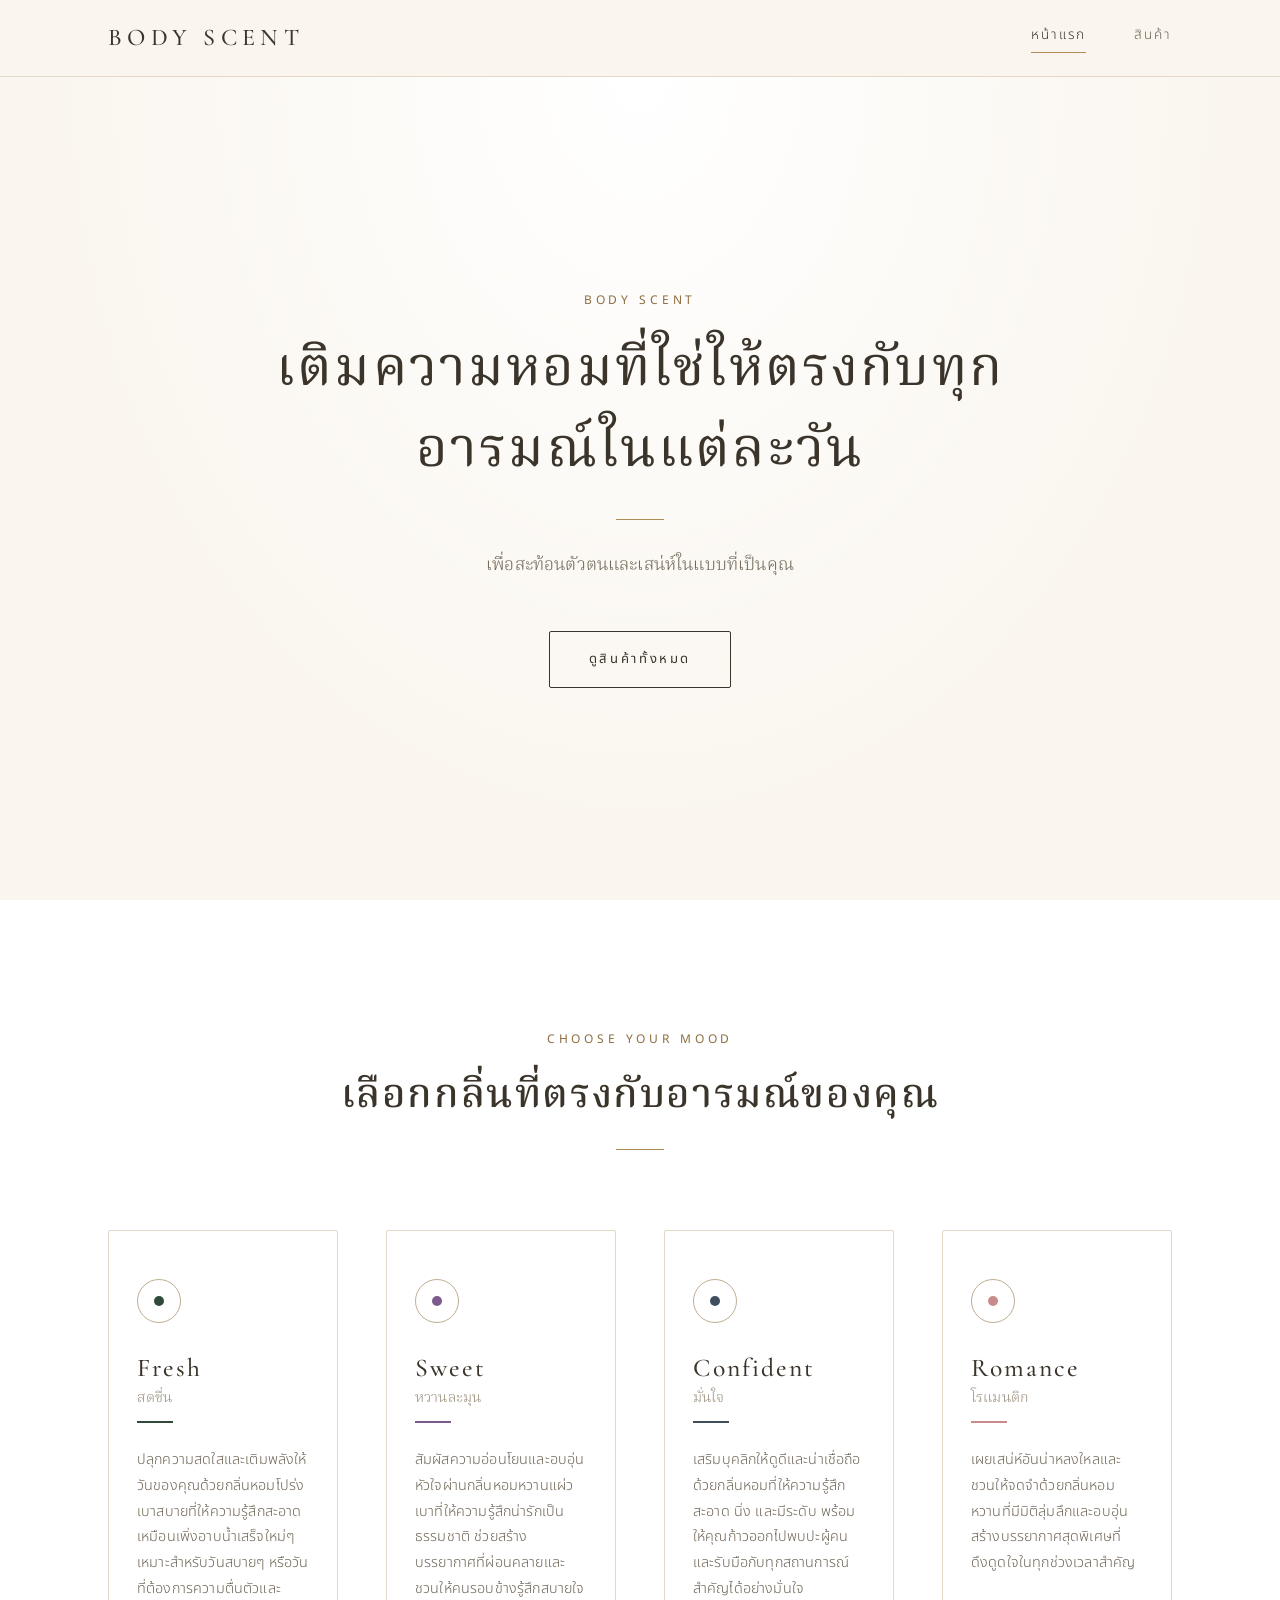
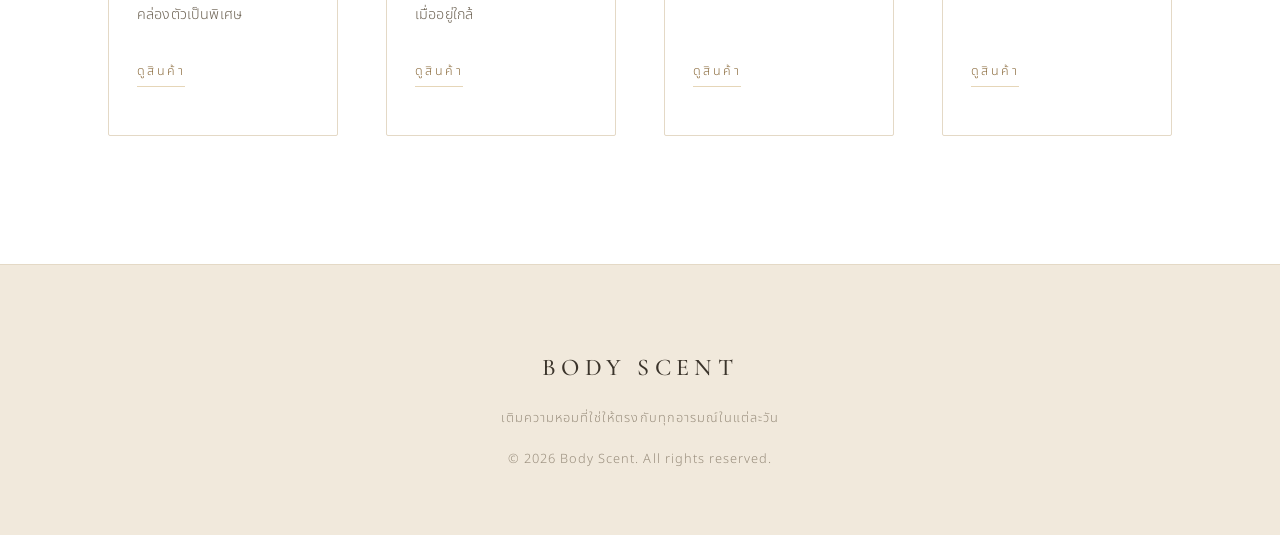
<file: index.html>
<!DOCTYPE html>
<html lang="th">
<head>
  <meta charset="UTF-8">
  <meta name="viewport" content="width=device-width, initial-scale=1">
  <title>Body Scent | น้ำหอมฉีดตัวและโรลออนสำหรับทุกอารมณ์</title>
  <meta name="description" content="เติมความหอมที่ใช่ให้ตรงกับทุกอารมณ์ในแต่ละวัน เพื่อสะท้อนตัวตนและเสน่ห์ในแบบที่เป็นคุณ">
  <link rel="stylesheet" href="style.css">

  <style>
    /* สไตล์เฉพาะหน้าแรก */
    .hero {
      display: flex;
      align-items: center;
      justify-content: center;
      min-height: calc(100vh - 77px);
      min-height: calc(100svh - 77px);
      padding: var(--space-xl) 0;
      text-align: center;
      background:
        radial-gradient(ellipse at 50% 0%, var(--color-white) 0%, rgba(255, 255, 255, 0) 65%),
        var(--color-cream);
    }

    .hero__inner {
      max-width: 820px;
      margin: 0 auto;
    }

    .hero h1 {
      margin-bottom: var(--space-md);
      font-family: var(--font-heading);
      font-size: clamp(2rem, 5vw, 3.4rem);
      line-height: 1.5;
    }

    .hero .lead {
      max-width: 600px;
      margin: 0 auto var(--space-lg);
    }

    /* การ์ด mood */
    .mood-card {
      color: inherit;
    }

    .mood-card:hover {
      color: inherit;
    }

    .mood-card .card__body {
      align-items: flex-start;
      padding: var(--space-lg) var(--space-md);
    }

    .mood-icon {
      display: flex;
      align-items: center;
      justify-content: center;
      width: 44px;
      height: 44px;
      margin-bottom: var(--space-md);
      border: 1px solid var(--color-line-strong);
      border-radius: 50%;
    }

    .mood-icon .mood-dot {
      width: 10px;
      height: 10px;
      margin: 0;
    }

    .mood-card h3 {
      margin-bottom: 0;
      font-size: 1.6rem;
      letter-spacing: 0.08em;
    }

    .mood-card__th {
      font-family: var(--font-serif-th);
      font-size: 0.9rem;
      color: var(--color-text-mute);
    }

    .mood-card .card__desc {
      margin-top: var(--space-xs);
    }

    .mood-card__link {
      margin-top: var(--space-sm);
      font-size: 0.78rem;
      letter-spacing: 0.2em;
      color: var(--color-accent-dark);
      border-bottom: 1px solid var(--color-accent-soft);
      padding-bottom: 2px;
      transition: border-color var(--transition);
    }

    .mood-card:hover .mood-card__link {
      border-bottom-color: var(--color-accent);
    }

    @media (max-width: 768px) {
      .hero {
        min-height: calc(100vh - 110px);
        min-height: calc(100svh - 110px);
      }
    }
  </style>
</head>
<body>

  <header class="site-header">
    <div class="container">
      <a href="index.html" class="logo">Body Scent</a>
      <nav class="nav">
        <a href="index.html" class="is-active">หน้าแรก</a>
        <a href="product.html">สินค้า</a>
      </nav>
    </div>
  </header>

  <main>
    <!-- Hero -->
    <section class="hero">
      <div class="container hero__inner">
        <span class="eyebrow">Body Scent</span>
        <h1>เติมความหอมที่ใช่ให้ตรงกับทุกอารมณ์ในแต่ละวัน</h1>
        <hr class="divider">
        <p class="lead">เพื่อสะท้อนตัวตนและเสน่ห์ในแบบที่เป็นคุณ</p>
        <a href="product.html" class="btn">ดูสินค้าทั้งหมด</a>
      </div>
    </section>

    <!-- 4 Mood -->
    <section class="section section--white" id="moods">
      <div class="container">
        <div class="section-head">
          <span class="eyebrow">Choose Your Mood</span>
          <h2>เลือกกลิ่นที่ตรงกับอารมณ์ของคุณ</h2>
          <hr class="divider">
        </div>

        <div class="grid grid--4">

          <a href="product.html?mood=fresh" class="card mood-card mood-fresh">
            <div class="card__body">
              <span class="mood-icon"><span class="mood-dot"></span></span>
              <h3>Fresh</h3>
              <span class="mood-card__th">สดชื่น</span>
              <span class="mood-line"></span>
              <p class="card__desc">ปลุกความสดใสและเติมพลังให้วันของคุณด้วยกลิ่นหอมโปร่งเบาสบายที่ให้ความรู้สึกสะอาดเหมือนเพิ่งอาบน้ำเสร็จใหม่ๆ เหมาะสำหรับวันสบายๆ หรือวันที่ต้องการความตื่นตัวและคล่องตัวเป็นพิเศษ</p>
              <span class="mood-card__link">ดูสินค้า</span>
            </div>
          </a>

          <a href="product.html?mood=sweet" class="card mood-card mood-sweet">
            <div class="card__body">
              <span class="mood-icon"><span class="mood-dot"></span></span>
              <h3>Sweet</h3>
              <span class="mood-card__th">หวานละมุน</span>
              <span class="mood-line"></span>
              <p class="card__desc">สัมผัสความอ่อนโยนและอบอุ่นหัวใจผ่านกลิ่นหอมหวานแผ่วเบาที่ให้ความรู้สึกน่ารักเป็นธรรมชาติ ช่วยสร้างบรรยากาศที่ผ่อนคลายและชวนให้คนรอบข้างรู้สึกสบายใจเมื่ออยู่ใกล้</p>
              <span class="mood-card__link">ดูสินค้า</span>
            </div>
          </a>

          <a href="product.html?mood=confident" class="card mood-card mood-confident">
            <div class="card__body">
              <span class="mood-icon"><span class="mood-dot"></span></span>
              <h3>Confident</h3>
              <span class="mood-card__th">มั่นใจ</span>
              <span class="mood-line"></span>
              <p class="card__desc">เสริมบุคลิกให้ดูดีและน่าเชื่อถือด้วยกลิ่นหอมที่ให้ความรู้สึกสะอาด นิ่ง และมีระดับ พร้อมให้คุณก้าวออกไปพบปะผู้คนและรับมือกับทุกสถานการณ์สำคัญได้อย่างมั่นใจ</p>
              <span class="mood-card__link">ดูสินค้า</span>
            </div>
          </a>

          <a href="product.html?mood=romance" class="card mood-card mood-romance">
            <div class="card__body">
              <span class="mood-icon"><span class="mood-dot"></span></span>
              <h3>Romance</h3>
              <span class="mood-card__th">โรแมนติก</span>
              <span class="mood-line"></span>
              <p class="card__desc">เผยเสน่ห์อันน่าหลงใหลและชวนให้จดจำด้วยกลิ่นหอมหวานที่มีมิติลุ่มลึกและอบอุ่น สร้างบรรยากาศสุดพิเศษที่ดึงดูดใจในทุกช่วงเวลาสำคัญ</p>
              <span class="mood-card__link">ดูสินค้า</span>
            </div>
          </a>

        </div>
      </div>
    </section>
  </main>

  <footer class="site-footer">
    <div class="container">
      <a href="index.html" class="logo">Body Scent</a>
      <p>เติมความหอมที่ใช่ให้ตรงกับทุกอารมณ์ในแต่ละวัน</p>
      <p>&copy; 2026 Body Scent. All rights reserved.</p>
    </div>
  </footer>

  <script src="script.js"></script>
</body>
</html>
</file>
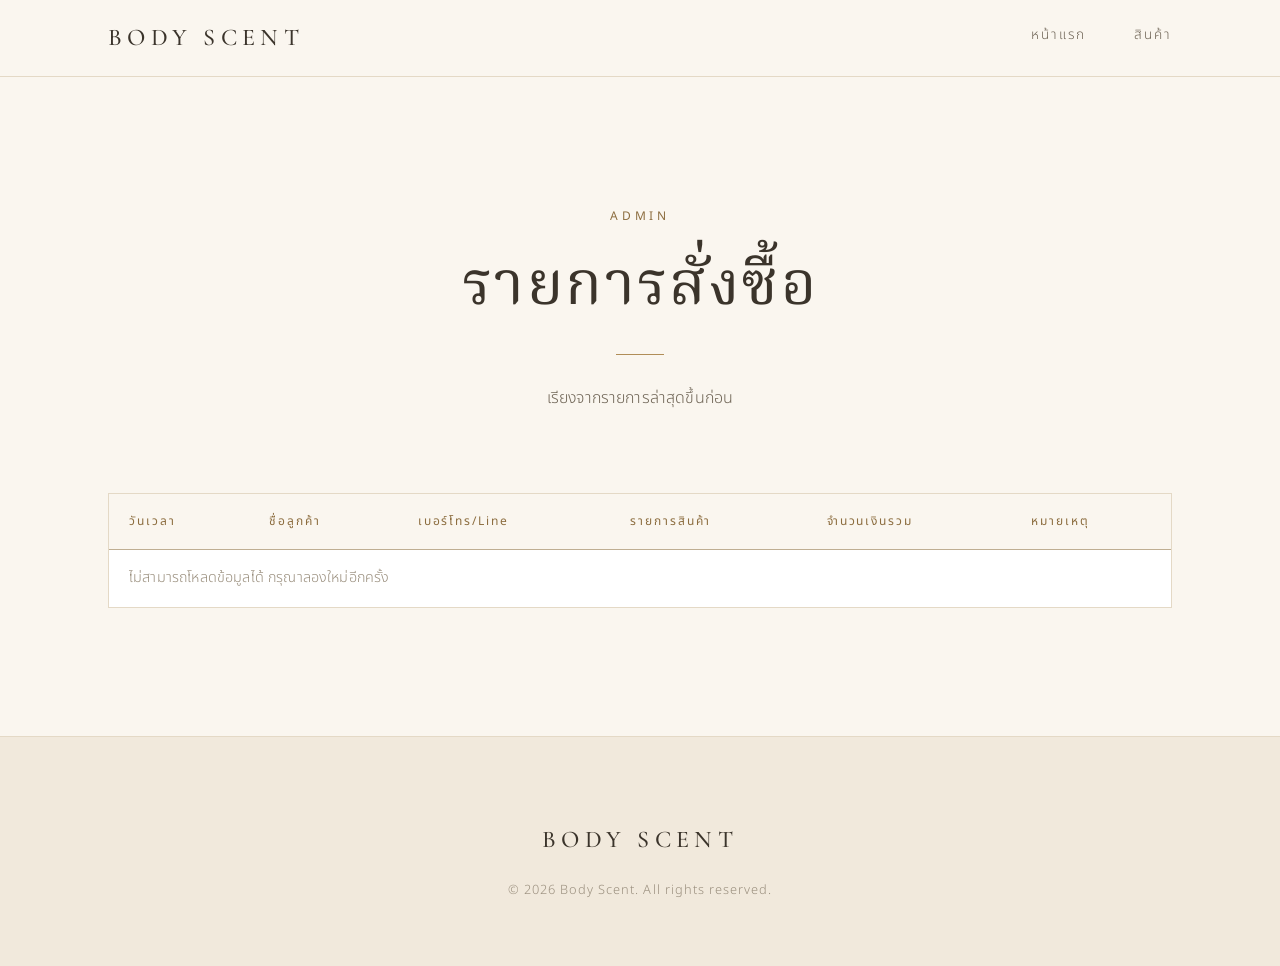
<file: admin.html>
<!DOCTYPE html>
<html lang="th">
<head>
  <meta charset="UTF-8">
  <meta name="viewport" content="width=device-width, initial-scale=1">
  <meta name="robots" content="noindex, nofollow">
  <title>รายการสั่งซื้อ | Body Scent</title>
  <link rel="stylesheet" href="style.css">

  <style>
    /* สไตล์เฉพาะหน้า admin */
    .table-wrap {
      overflow-x: auto;
      background: var(--color-white);
      border: 1px solid var(--color-line);
    }

    #ordersTable {
      width: 100%;
      min-width: 820px;
      border-collapse: collapse;
      font-size: 0.9rem;
    }

    #ordersTable th,
    #ordersTable td {
      padding: 1rem 1.25rem;
      text-align: left;
      vertical-align: top;
      border-bottom: 1px solid var(--color-line);
    }

    #ordersTable th {
      font-size: 0.75rem;
      font-weight: 400;
      letter-spacing: 0.16em;
      white-space: nowrap;
      color: var(--color-accent-dark);
      background: var(--color-cream);
      border-bottom: 1px solid var(--color-line-strong);
    }

    #ordersTable td {
      color: var(--color-text-soft);
      line-height: 1.7;
    }

    #ordersTable td:first-child {
      white-space: nowrap;
      color: var(--color-text-mute);
    }

    #ordersTable tbody tr:last-child td {
      border-bottom: 0;
    }

    #ordersTable tbody tr:hover td {
      background: var(--color-cream);
    }

    @media (max-width: 768px) {
      #ordersTable th,
      #ordersTable td {
        padding: 0.8rem 1rem;
      }
    }
  </style>
</head>
<body>

  <header class="site-header">
    <div class="container">
      <a href="index.html" class="logo">Body Scent</a>
      <nav class="nav">
        <a href="index.html">หน้าแรก</a>
        <a href="product.html">สินค้า</a>
      </nav>
    </div>
  </header>

  <main>
    <section class="section">
      <div class="container">
        <div class="section-head">
          <span class="eyebrow">Admin</span>
          <h1>รายการสั่งซื้อ</h1>
          <hr class="divider">
          <p>เรียงจากรายการล่าสุดขึ้นก่อน</p>
        </div>

        <div class="table-wrap">
          <table id="ordersTable">
            <thead>
              <tr>
                <th>วันเวลา</th>
                <th>ชื่อลูกค้า</th>
                <th>เบอร์โทร/Line</th>
                <th>รายการสินค้า</th>
                <th>จำนวนเงินรวม</th>
                <th>หมายเหตุ</th>
              </tr>
            </thead>
            <tbody></tbody>
          </table>
        </div>
      </div>
    </section>
  </main>

  <footer class="site-footer">
    <div class="container">
      <a href="index.html" class="logo">Body Scent</a>
      <p>&copy; 2026 Body Scent. All rights reserved.</p>
    </div>
  </footer>

  <script src="script.js"></script>
</body>
</html>
</file>
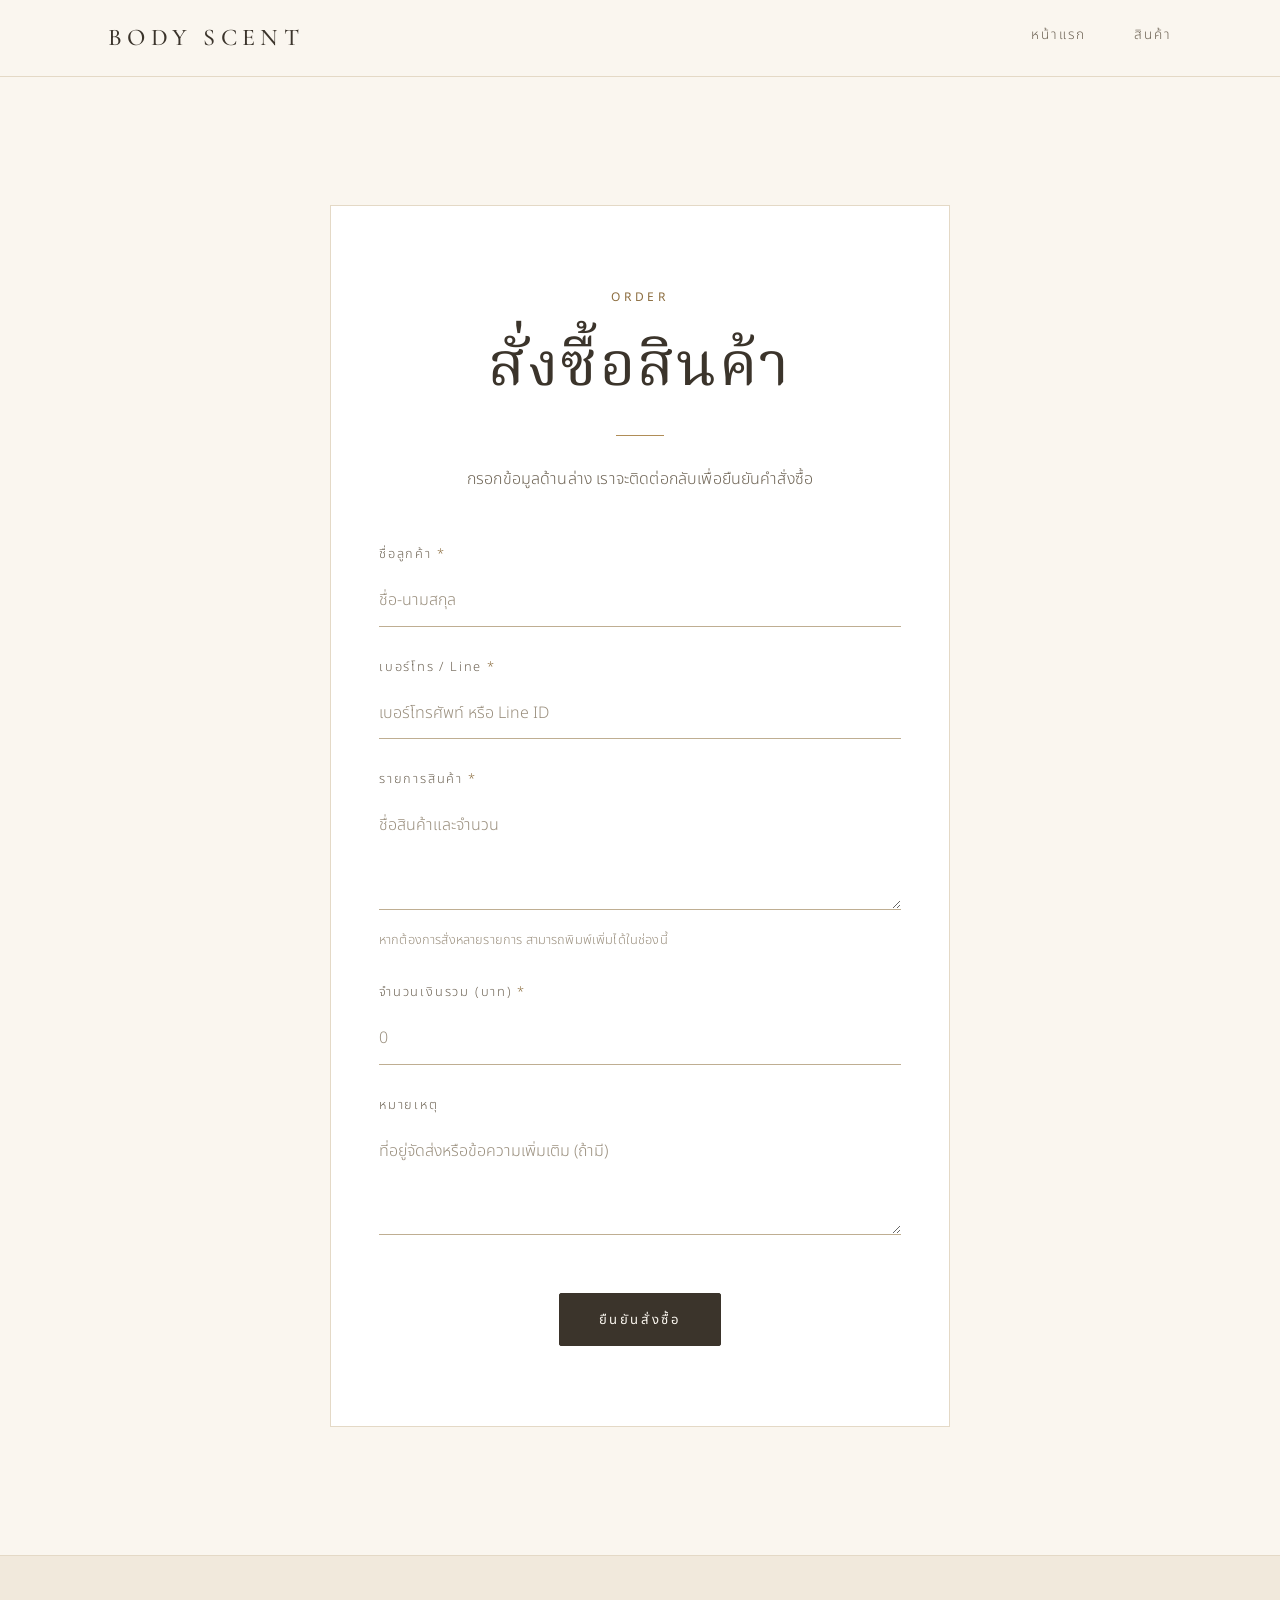
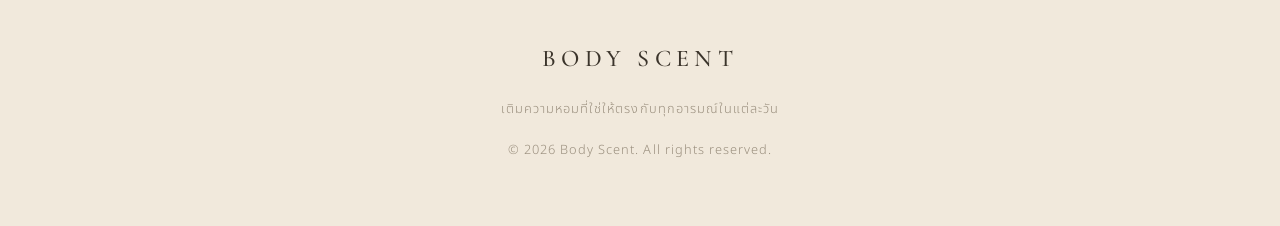
<file: order.html>
<!DOCTYPE html>
<html lang="th">
<head>
  <meta charset="UTF-8">
  <meta name="viewport" content="width=device-width, initial-scale=1">
  <title>สั่งซื้อสินค้า | Body Scent</title>
  <link rel="stylesheet" href="style.css">

  <style>
    /* สไตล์เฉพาะหน้าสั่งซื้อ */
    .order-wrap {
      max-width: 620px;
      margin: 0 auto;
      padding: var(--space-xl) var(--space-lg);
      background: var(--color-white);
      border: 1px solid var(--color-line);
    }

    .order-wrap .section-head {
      margin-bottom: var(--space-lg);
    }

    .form-hint {
      margin-top: var(--space-xs);
      font-size: 0.8rem;
      color: var(--color-text-mute);
    }

    .required {
      color: var(--color-accent-dark);
    }

    .order-actions {
      margin-top: var(--space-lg);
      text-align: center;
    }

    @media (max-width: 768px) {
      .order-wrap {
        padding: var(--space-lg) var(--space-md);
      }
    }
  </style>
</head>
<body>

  <header class="site-header">
    <div class="container">
      <a href="index.html" class="logo">Body Scent</a>
      <nav class="nav">
        <a href="index.html">หน้าแรก</a>
        <a href="product.html">สินค้า</a>
      </nav>
    </div>
  </header>

  <main>
    <section class="section">
      <div class="container">
        <div class="order-wrap">

          <div class="section-head">
            <span class="eyebrow">Order</span>
            <h1>สั่งซื้อสินค้า</h1>
            <hr class="divider">
            <p>กรอกข้อมูลด้านล่าง เราจะติดต่อกลับเพื่อยืนยันคำสั่งซื้อ</p>
          </div>

          <form id="orderForm">
            <div class="form-group">
              <label for="customerName">ชื่อลูกค้า <span class="required">*</span></label>
              <input type="text" id="customerName" name="customerName" placeholder="ชื่อ-นามสกุล" autocomplete="name" required>
            </div>

            <div class="form-group">
              <label for="contact">เบอร์โทร / Line <span class="required">*</span></label>
              <input type="text" id="contact" name="contact" placeholder="เบอร์โทรศัพท์ หรือ Line ID" autocomplete="tel" required>
            </div>

            <div class="form-group">
              <label for="items">รายการสินค้า <span class="required">*</span></label>
              <textarea id="items" name="items" rows="3" placeholder="ชื่อสินค้าและจำนวน" required></textarea>
              <p class="form-hint">หากต้องการสั่งหลายรายการ สามารถพิมพ์เพิ่มได้ในช่องนี้</p>
            </div>

            <div class="form-group">
              <label for="total">จำนวนเงินรวม (บาท) <span class="required">*</span></label>
              <input type="number" id="total" name="total" min="0" step="any" placeholder="0" required>
            </div>

            <div class="form-group">
              <label for="note">หมายเหตุ</label>
              <textarea id="note" name="note" rows="3" placeholder="ที่อยู่จัดส่งหรือข้อความเพิ่มเติม (ถ้ามี)"></textarea>
            </div>

            <div class="order-actions">
              <button type="submit" class="btn btn--solid">ยืนยันสั่งซื้อ</button>
            </div>
          </form>

        </div>
      </div>
    </section>
  </main>

  <footer class="site-footer">
    <div class="container">
      <a href="index.html" class="logo">Body Scent</a>
      <p>เติมความหอมที่ใช่ให้ตรงกับทุกอารมณ์ในแต่ละวัน</p>
      <p>&copy; 2026 Body Scent. All rights reserved.</p>
    </div>
  </footer>

  <script src="script.js"></script>
</body>
</html>
</file>
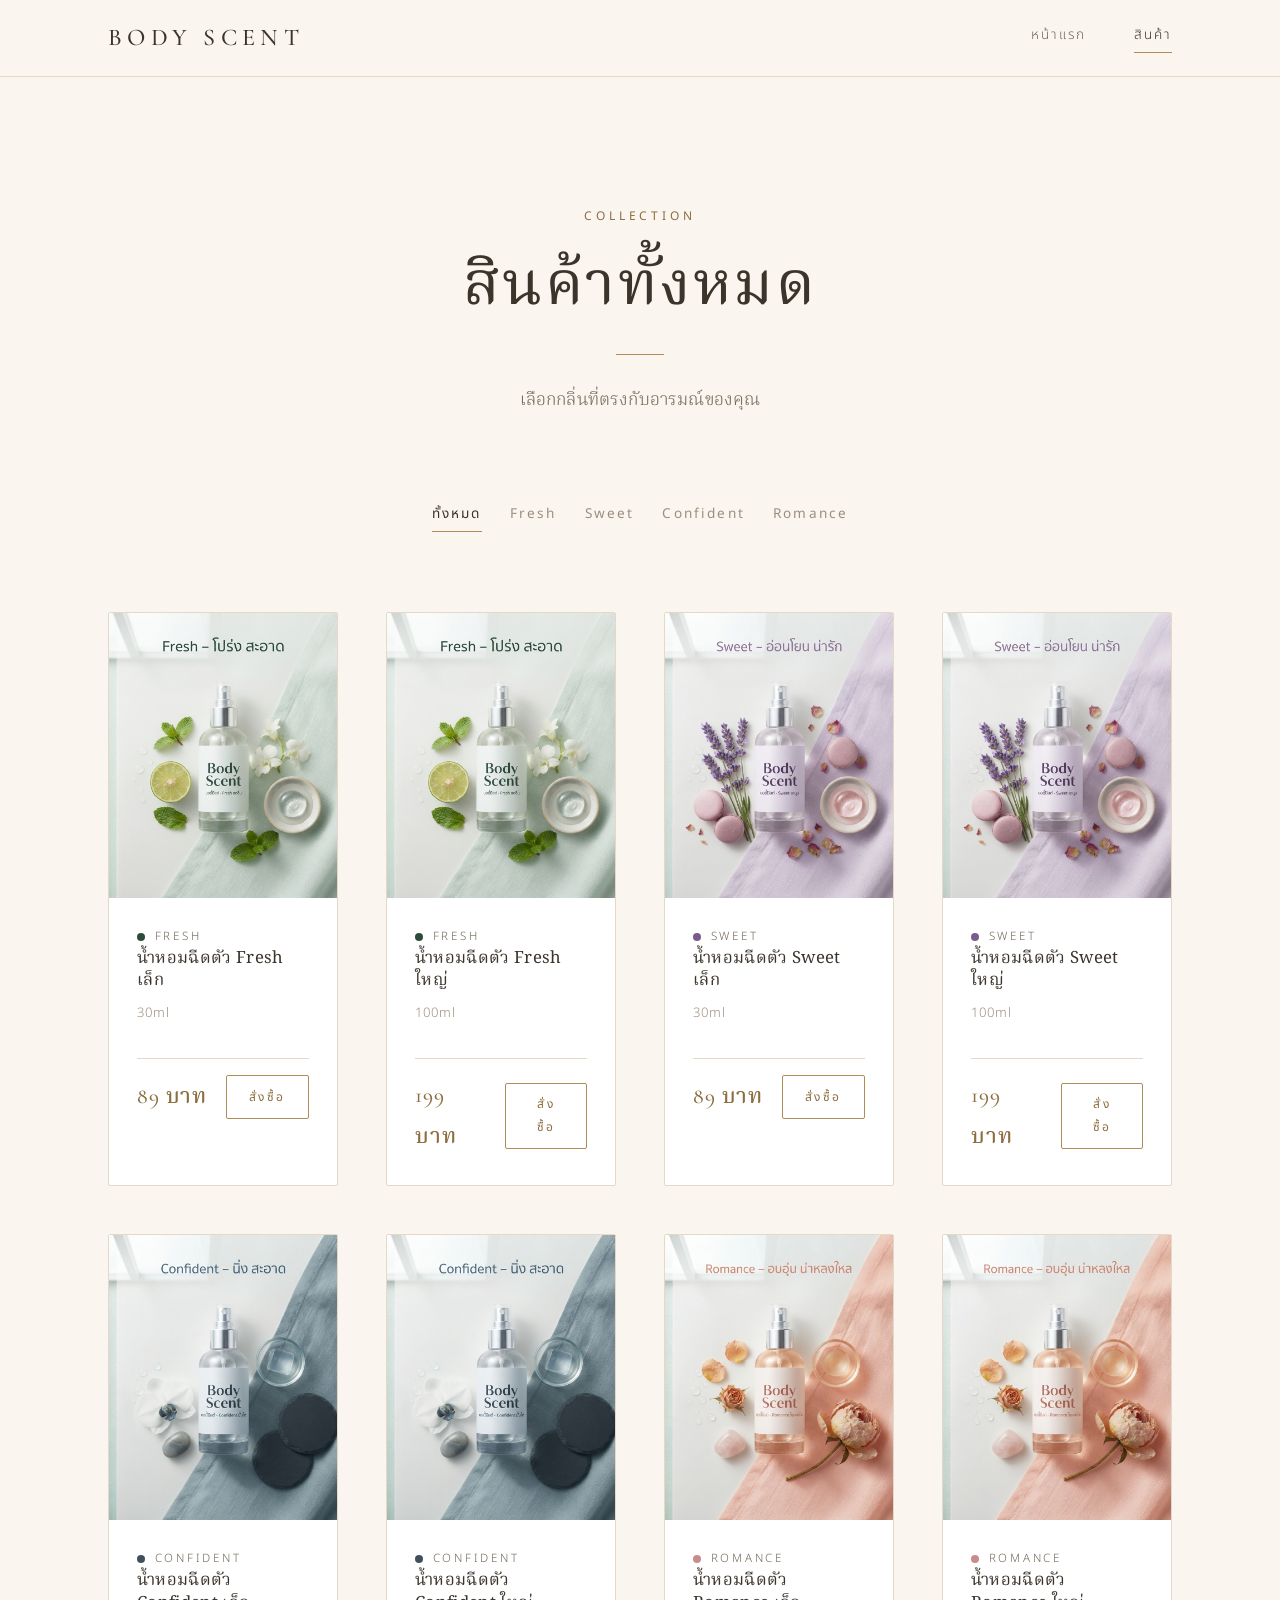
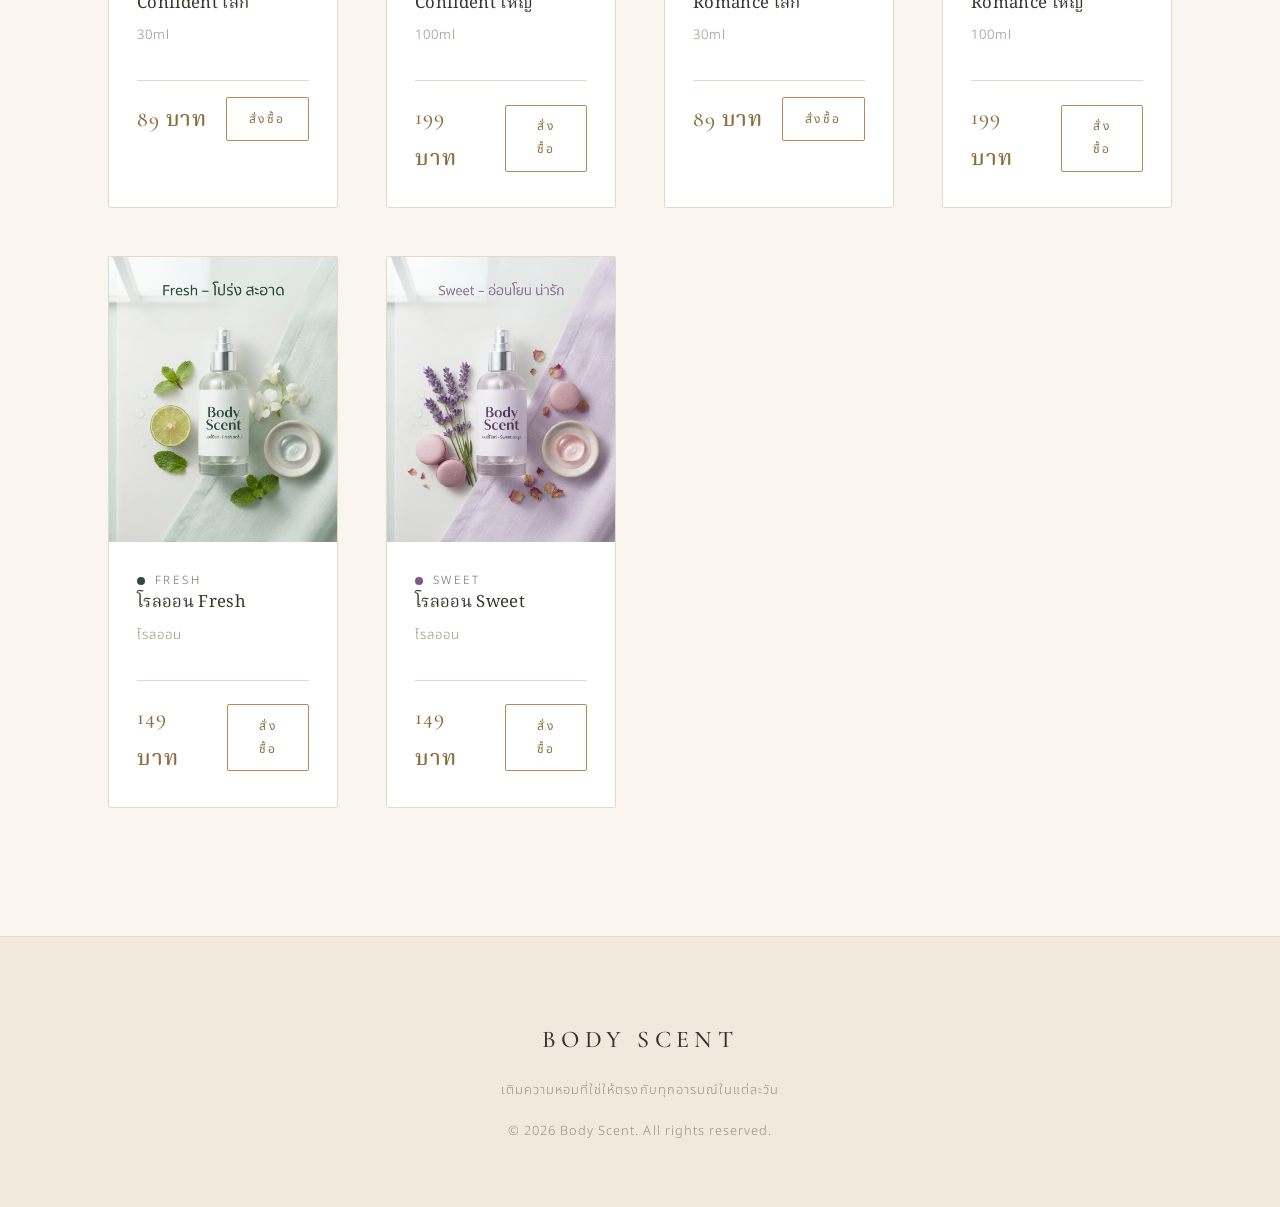
<file: product.html>
<!DOCTYPE html>
<html lang="th">
<head>
  <meta charset="UTF-8">
  <meta name="viewport" content="width=device-width, initial-scale=1">
  <title>สินค้าทั้งหมด | Body Scent</title>
  <meta name="description" content="น้ำหอมฉีดตัวและโรลออน Body Scent เลือกกลิ่นตามอารมณ์ Fresh, Sweet, Confident และ Romance">
  <link rel="stylesheet" href="style.css">
</head>
<body>

  <header class="site-header">
    <div class="container">
      <a href="index.html" class="logo">Body Scent</a>
      <nav class="nav">
        <a href="index.html">หน้าแรก</a>
        <a href="product.html" class="is-active">สินค้า</a>
      </nav>
    </div>
  </header>

  <main>
    <section class="section">
      <div class="container">
        <div class="section-head">
          <span class="eyebrow">Collection</span>
          <h1>สินค้าทั้งหมด</h1>
          <hr class="divider">
          <p class="lead">เลือกกลิ่นที่ตรงกับอารมณ์ของคุณ</p>
        </div>

        <div id="filter-bar" class="filters"></div>

        <div id="product-list" class="grid grid--4"></div>
      </div>
    </section>
  </main>

  <footer class="site-footer">
    <div class="container">
      <a href="index.html" class="logo">Body Scent</a>
      <p>เติมความหอมที่ใช่ให้ตรงกับทุกอารมณ์ในแต่ละวัน</p>
      <p>&copy; 2026 Body Scent. All rights reserved.</p>
    </div>
  </footer>

  <script src="script.js"></script>
</body>
</html>
</file>
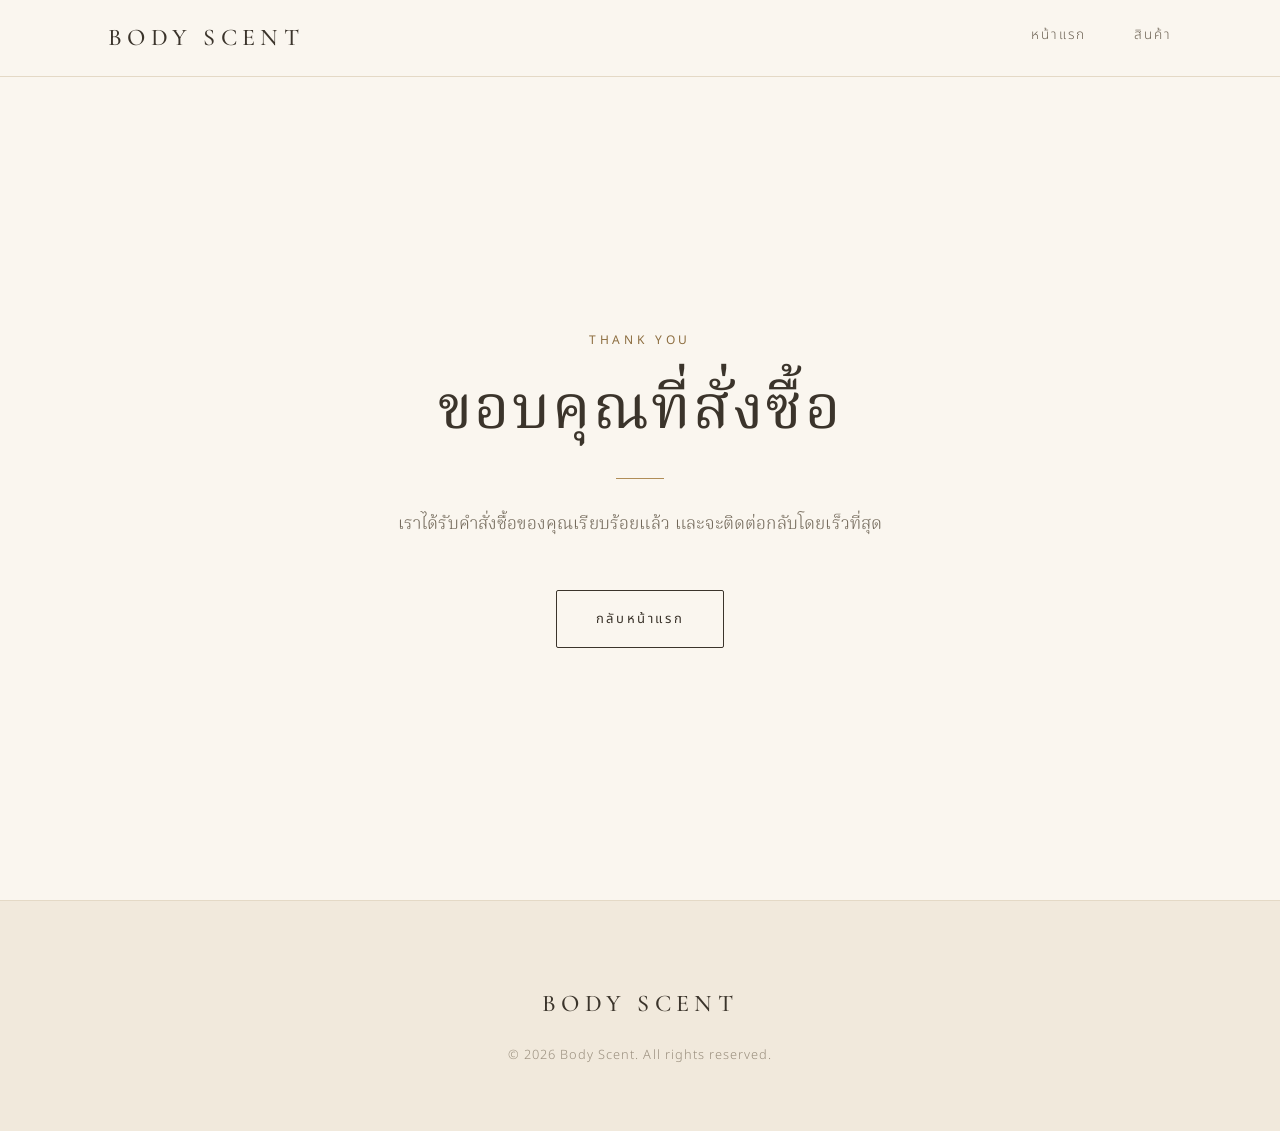
<file: thankyou.html>
<!DOCTYPE html>
<html lang="th">
<head>
  <meta charset="UTF-8">
  <meta name="viewport" content="width=device-width, initial-scale=1">
  <meta name="robots" content="noindex">
  <title>ขอบคุณที่สั่งซื้อ | Body Scent</title>
  <link rel="stylesheet" href="style.css">

  <style>
    /* สไตล์เฉพาะหน้าขอบคุณ */
    .thanks {
      display: flex;
      align-items: center;
      justify-content: center;
      min-height: calc(100vh - 77px);
      min-height: calc(100svh - 77px);
      padding: var(--space-xl) 0;
      text-align: center;
    }

    .thanks__inner {
      max-width: 560px;
      margin: 0 auto;
    }

    .thanks p {
      margin-bottom: var(--space-lg);
    }

    @media (max-width: 768px) {
      .thanks {
        min-height: calc(100vh - 110px);
        min-height: calc(100svh - 110px);
      }
    }
  </style>
</head>
<body>

  <header class="site-header">
    <div class="container">
      <a href="index.html" class="logo">Body Scent</a>
      <nav class="nav">
        <a href="index.html">หน้าแรก</a>
        <a href="product.html">สินค้า</a>
      </nav>
    </div>
  </header>

  <main>
    <section class="thanks">
      <div class="container thanks__inner">
        <span class="eyebrow">Thank You</span>
        <h1>ขอบคุณที่สั่งซื้อ</h1>
        <hr class="divider">
        <p class="lead">เราได้รับคำสั่งซื้อของคุณเรียบร้อยแล้ว และจะติดต่อกลับโดยเร็วที่สุด</p>
        <a href="index.html" class="btn">กลับหน้าแรก</a>
      </div>
    </section>
  </main>

  <footer class="site-footer">
    <div class="container">
      <a href="index.html" class="logo">Body Scent</a>
      <p>&copy; 2026 Body Scent. All rights reserved.</p>
    </div>
  </footer>

</body>
</html>
</file>
<file: style.css>
/* ==========================================================================
   Body Scent — Premium Minimal Theme
   โทน: ขาว-ครีม-เบจเข้ม | accent: ทอง/บรอนซ์อ่อน
   ========================================================================== */

@import url("https://fonts.googleapis.com/css2?family=Cormorant+Garamond:wght@400;500;600&family=Noto+Serif+Thai:wght@300;400;500;600&family=Noto+Sans+Thai:wght@300;400;500&display=swap");

/* ---------- Design tokens ---------- */
:root {
  /* พื้นหลัง */
  --color-white: #ffffff;
  --color-cream: #faf6ef;
  --color-cream-deep: #f1e9dc;
  --color-beige: #d9cbb4;
  --color-beige-dark: #8a7a63;

  /* ตัวอักษร */
  --color-text: #3b342b;
  --color-text-soft: #6f6556;
  --color-text-mute: #9a8f7e;

  /* accent ทอง/บรอนซ์อ่อน */
  --color-accent: #b08d57;
  --color-accent-dark: #8c6d3f;
  --color-accent-soft: #e6d6b8;

  /* เส้นขอบ (บาง นุ่มตา) */
  --color-line: #e4d9c6;
  --color-line-strong: #bfae92;

  /* สีของแต่ละ mood (ใช้แตะเล็กน้อยเท่านั้น) */
  --mood-fresh: #2f4a3a;
  --mood-sweet: #7b5a8c;
  --mood-confident: #3f4f5e;
  --mood-romance: #c98c8c;

  /* ฟอนต์ */
  --font-heading: "Cormorant Garamond", "Noto Serif Thai", Georgia, serif;
  --font-serif-th: "Noto Serif Thai", "Cormorant Garamond", Georgia, serif;
  --font-body: "Noto Sans Thai", "Helvetica Neue", Arial, sans-serif;

  /* spacing (เว้นระยะเยอะ ให้โปร่ง) */
  --space-xs: 0.5rem;
  --space-sm: 1rem;
  --space-md: 1.75rem;
  --space-lg: 3rem;
  --space-xl: 5rem;
  --space-2xl: 8rem;

  --container: 1120px;
  --radius: 2px;
  --transition: 0.35s ease;
}

/* ---------- Reset / base ---------- */
*,
*::before,
*::after {
  box-sizing: border-box;
}

html {
  scroll-behavior: smooth;
  -webkit-text-size-adjust: 100%;
}

body {
  margin: 0;
  background: var(--color-cream);
  color: var(--color-text);
  font-family: var(--font-body);
  font-weight: 300;
  font-size: 1rem;
  line-height: 1.9;
  letter-spacing: 0.01em;
  -webkit-font-smoothing: antialiased;
}

img {
  display: block;
  max-width: 100%;
  height: auto;
}

a {
  color: inherit;
  text-decoration: none;
  transition: color var(--transition);
}

a:hover {
  color: var(--color-accent-dark);
}

ul {
  margin: 0;
  padding: 0;
  list-style: none;
}

::selection {
  background: var(--color-accent-soft);
  color: var(--color-text);
}

:focus-visible {
  outline: 1px solid var(--color-accent);
  outline-offset: 3px;
}

/* ---------- Typography ---------- */
h1,
h2,
h3,
h4 {
  margin: 0 0 var(--space-sm);
  font-family: var(--font-heading);
  font-weight: 500;
  line-height: 1.35;
  letter-spacing: 0.04em;
  color: var(--color-text);
}

h1 { font-size: clamp(2.4rem, 5vw, 3.8rem); font-weight: 400; }
h2 { font-size: clamp(1.8rem, 3.5vw, 2.5rem); }
h3 { font-size: 1.35rem; }
h4 { font-size: 1.1rem; }

p {
  margin: 0 0 var(--space-sm);
  color: var(--color-text-soft);
}

.eyebrow {
  display: block;
  margin-bottom: var(--space-sm);
  font-family: var(--font-body);
  font-size: 0.75rem;
  font-weight: 400;
  letter-spacing: 0.32em;
  text-transform: uppercase;
  color: var(--color-accent-dark);
}

.lead {
  font-family: var(--font-serif-th);
  font-weight: 300;
  font-size: 1.1rem;
  line-height: 2;
  color: var(--color-text-soft);
}

.text-center { text-align: center; }

/* เส้นทองเล็กๆ ใต้หัวข้อ */
.divider {
  display: block;
  width: 48px;
  height: 1px;
  margin: var(--space-md) auto;
  background: var(--color-accent);
  border: 0;
}

/* ---------- Layout ---------- */
.container {
  width: 100%;
  max-width: var(--container);
  margin: 0 auto;
  padding: 0 var(--space-md);
}

.section {
  padding: var(--space-2xl) 0;
}

.section--white { background: var(--color-white); }
.section--cream-deep { background: var(--color-cream-deep); }

.section-head {
  max-width: 640px;
  margin: 0 auto var(--space-xl);
  text-align: center;
}

.grid {
  display: grid;
  gap: var(--space-lg);
}

.grid--2 { grid-template-columns: repeat(2, 1fr); }
.grid--3 { grid-template-columns: repeat(3, 1fr); }
.grid--4 { grid-template-columns: repeat(4, 1fr); }

/* ---------- Header / Nav ---------- */
.site-header {
  position: sticky;
  top: 0;
  z-index: 100;
  background: rgba(250, 246, 239, 0.92);
  backdrop-filter: blur(8px);
  border-bottom: 1px solid var(--color-line);
}

.site-header .container {
  display: flex;
  align-items: center;
  justify-content: space-between;
  min-height: 76px;
}

.logo {
  font-family: var(--font-heading);
  font-size: 1.5rem;
  font-weight: 500;
  letter-spacing: 0.22em;
  text-transform: uppercase;
}

.nav {
  display: flex;
  gap: var(--space-lg);
}

.nav a {
  font-size: 0.85rem;
  letter-spacing: 0.14em;
  color: var(--color-text-soft);
  padding-bottom: 4px;
  border-bottom: 1px solid transparent;
}

.nav a:hover,
.nav a.is-active {
  color: var(--color-text);
  border-bottom-color: var(--color-accent);
}

/* ---------- Buttons (เส้นบาง ไม่ฉูดฉาด) ---------- */
.btn {
  display: inline-block;
  padding: 0.95rem 2.4rem;
  font-family: var(--font-body);
  font-size: 0.82rem;
  font-weight: 400;
  letter-spacing: 0.2em;
  text-align: center;
  cursor: pointer;
  color: var(--color-text);
  background: transparent;
  border: 1px solid var(--color-text);
  border-radius: var(--radius);
  transition: background var(--transition), color var(--transition),
    border-color var(--transition);
}

.btn:hover {
  background: var(--color-text);
  color: var(--color-cream);
}

.btn--accent {
  border-color: var(--color-accent);
  color: var(--color-accent-dark);
}

.btn--accent:hover {
  background: var(--color-accent);
  border-color: var(--color-accent);
  color: var(--color-white);
}

.btn--solid {
  background: var(--color-text);
  color: var(--color-cream);
}

.btn--solid:hover {
  background: var(--color-accent-dark);
  border-color: var(--color-accent-dark);
}

.btn--small {
  padding: 0.6rem 1.4rem;
  font-size: 0.75rem;
}

.btn:disabled {
  opacity: 0.45;
  cursor: not-allowed;
}

/* ---------- Mood: แตะสีเล็กน้อยเท่านั้น ---------- */
.mood-fresh      { --mood: var(--mood-fresh); }
.mood-sweet      { --mood: var(--mood-sweet); }
.mood-confident  { --mood: var(--mood-confident); }
.mood-romance    { --mood: var(--mood-romance); }

/* จุดสีเล็กๆ */
.mood-dot {
  display: inline-block;
  width: 8px;
  height: 8px;
  margin-right: 0.6rem;
  border-radius: 50%;
  background: var(--mood, var(--color-accent));
  vertical-align: middle;
}

/* เส้นสีบางๆ ใต้หัวข้อ */
.mood-line {
  display: block;
  width: 36px;
  height: 2px;
  margin: var(--space-xs) 0 var(--space-sm);
  background: var(--mood, var(--color-accent));
}

.text-center .mood-line { margin-left: auto; margin-right: auto; }

/* ป้ายชื่อ mood แบบตัวอักษร + จุด */
.mood-tag {
  font-size: 0.72rem;
  letter-spacing: 0.24em;
  text-transform: uppercase;
  color: var(--color-text-soft);
}

/* ---------- Product card (พื้นขาว/ครีม ไม่ทาสีเต็มการ์ด) ---------- */
.card {
  display: flex;
  flex-direction: column;
  background: var(--color-white);
  border: 1px solid var(--color-line);
  border-radius: var(--radius);
  transition: border-color var(--transition), transform var(--transition),
    box-shadow var(--transition);
}

.card:hover {
  border-color: var(--color-line-strong);
  transform: translateY(-3px);
  box-shadow: 0 18px 36px -24px rgba(59, 52, 43, 0.35);
}

.card__image {
  aspect-ratio: 4 / 5;
  overflow: hidden;
  background: var(--color-cream-deep);
}

.card__image img {
  width: 100%;
  height: 100%;
  object-fit: cover;
  transition: transform 0.8s ease;
}

.card:hover .card__image img {
  transform: scale(1.03);
}

.card__body {
  display: flex;
  flex-direction: column;
  flex: 1;
  padding: var(--space-md);
}

.card__title {
  margin-bottom: var(--space-xs);
  font-family: var(--font-serif-th);
  font-size: 1.05rem;
  font-weight: 400;
  letter-spacing: 0.02em;
}

.card__meta {
  margin-bottom: var(--space-sm);
  font-size: 0.82rem;
  color: var(--color-text-mute);
  letter-spacing: 0.08em;
}

.card__desc {
  flex: 1;
  font-size: 0.9rem;
  line-height: 1.8;
}

.card__footer {
  display: flex;
  align-items: center;
  justify-content: space-between;
  gap: var(--space-sm);
  margin-top: var(--space-sm);
  padding-top: var(--space-sm);
  border-top: 1px solid var(--color-line);
}

.price {
  font-family: var(--font-heading);
  font-size: 1.35rem;
  font-weight: 500;
  color: var(--color-accent-dark);
  letter-spacing: 0.04em;
}

/* ---------- Filter / tabs ---------- */
.filters {
  display: flex;
  flex-wrap: wrap;
  justify-content: center;
  gap: var(--space-sm) var(--space-md);
  margin-bottom: var(--space-xl);
}

.filter {
  padding: 0.4rem 0;
  font-family: var(--font-body);
  font-size: 0.85rem;
  letter-spacing: 0.16em;
  color: var(--color-text-mute);
  background: none;
  border: 0;
  border-bottom: 1px solid transparent;
  cursor: pointer;
  transition: color var(--transition), border-color var(--transition);
}

.filter:hover { color: var(--color-text); }

.filter.is-active {
  color: var(--color-text);
  border-bottom-color: var(--color-accent);
}

/* ---------- Forms (สำหรับหน้าสั่งซื้อ) ---------- */
.form-group { margin-bottom: var(--space-md); }

label {
  display: block;
  margin-bottom: var(--space-xs);
  font-size: 0.8rem;
  letter-spacing: 0.14em;
  color: var(--color-text-soft);
}

input[type="text"],
input[type="tel"],
input[type="email"],
input[type="number"],
select,
textarea {
  width: 100%;
  padding: 0.85rem 0;
  font-family: var(--font-body);
  font-size: 1rem;
  font-weight: 300;
  color: var(--color-text);
  background: transparent;
  border: 0;
  border-bottom: 1px solid var(--color-line-strong);
  border-radius: 0;
  transition: border-color var(--transition);
}

textarea {
  min-height: 110px;
  resize: vertical;
}

input:focus,
select:focus,
textarea:focus {
  outline: none;
  border-bottom-color: var(--color-accent);
}

::placeholder { color: var(--color-text-mute); }

/* ---------- Cart / summary ---------- */
.summary {
  padding: var(--space-lg);
  background: var(--color-white);
  border: 1px solid var(--color-line);
}

.summary__row {
  display: flex;
  justify-content: space-between;
  padding: var(--space-xs) 0;
  font-size: 0.95rem;
}

.summary__total {
  margin-top: var(--space-sm);
  padding-top: var(--space-sm);
  border-top: 1px solid var(--color-line-strong);
  font-family: var(--font-heading);
  font-size: 1.35rem;
  color: var(--color-accent-dark);
}

/* ---------- Footer ---------- */
.site-footer {
  padding: var(--space-xl) 0 var(--space-lg);
  background: var(--color-cream-deep);
  border-top: 1px solid var(--color-line);
  text-align: center;
}

.site-footer .logo { display: inline-block; margin-bottom: var(--space-sm); }

.site-footer p {
  font-size: 0.8rem;
  letter-spacing: 0.08em;
  color: var(--color-text-mute);
}

/* ---------- Responsive ---------- */
@media (max-width: 1024px) {
  .grid--4 { grid-template-columns: repeat(2, 1fr); }
  .grid--3 { grid-template-columns: repeat(2, 1fr); }
}

@media (max-width: 768px) {
  :root {
    --space-lg: 2rem;
    --space-xl: 3.5rem;
    --space-2xl: 5rem;
  }

  .container { padding: 0 var(--space-sm); }

  .site-header .container {
    flex-direction: column;
    gap: var(--space-xs);
    padding-top: var(--space-sm);
    padding-bottom: var(--space-sm);
  }

  .nav { gap: var(--space-md); }

  .grid--2,
  .grid--3 { grid-template-columns: 1fr; }

  .section-head { margin-bottom: var(--space-lg); }

  .btn { width: 100%; }
  .card__footer .btn { width: auto; }
}

@media (max-width: 480px) {
  .grid--4 { grid-template-columns: 1fr; }
  body { font-size: 0.95rem; }
  .filters { gap: var(--space-xs) var(--space-sm); }
}

@media (prefers-reduced-motion: reduce) {
  * {
    transition: none !important;
    scroll-behavior: auto !important;
  }
}
</file>
